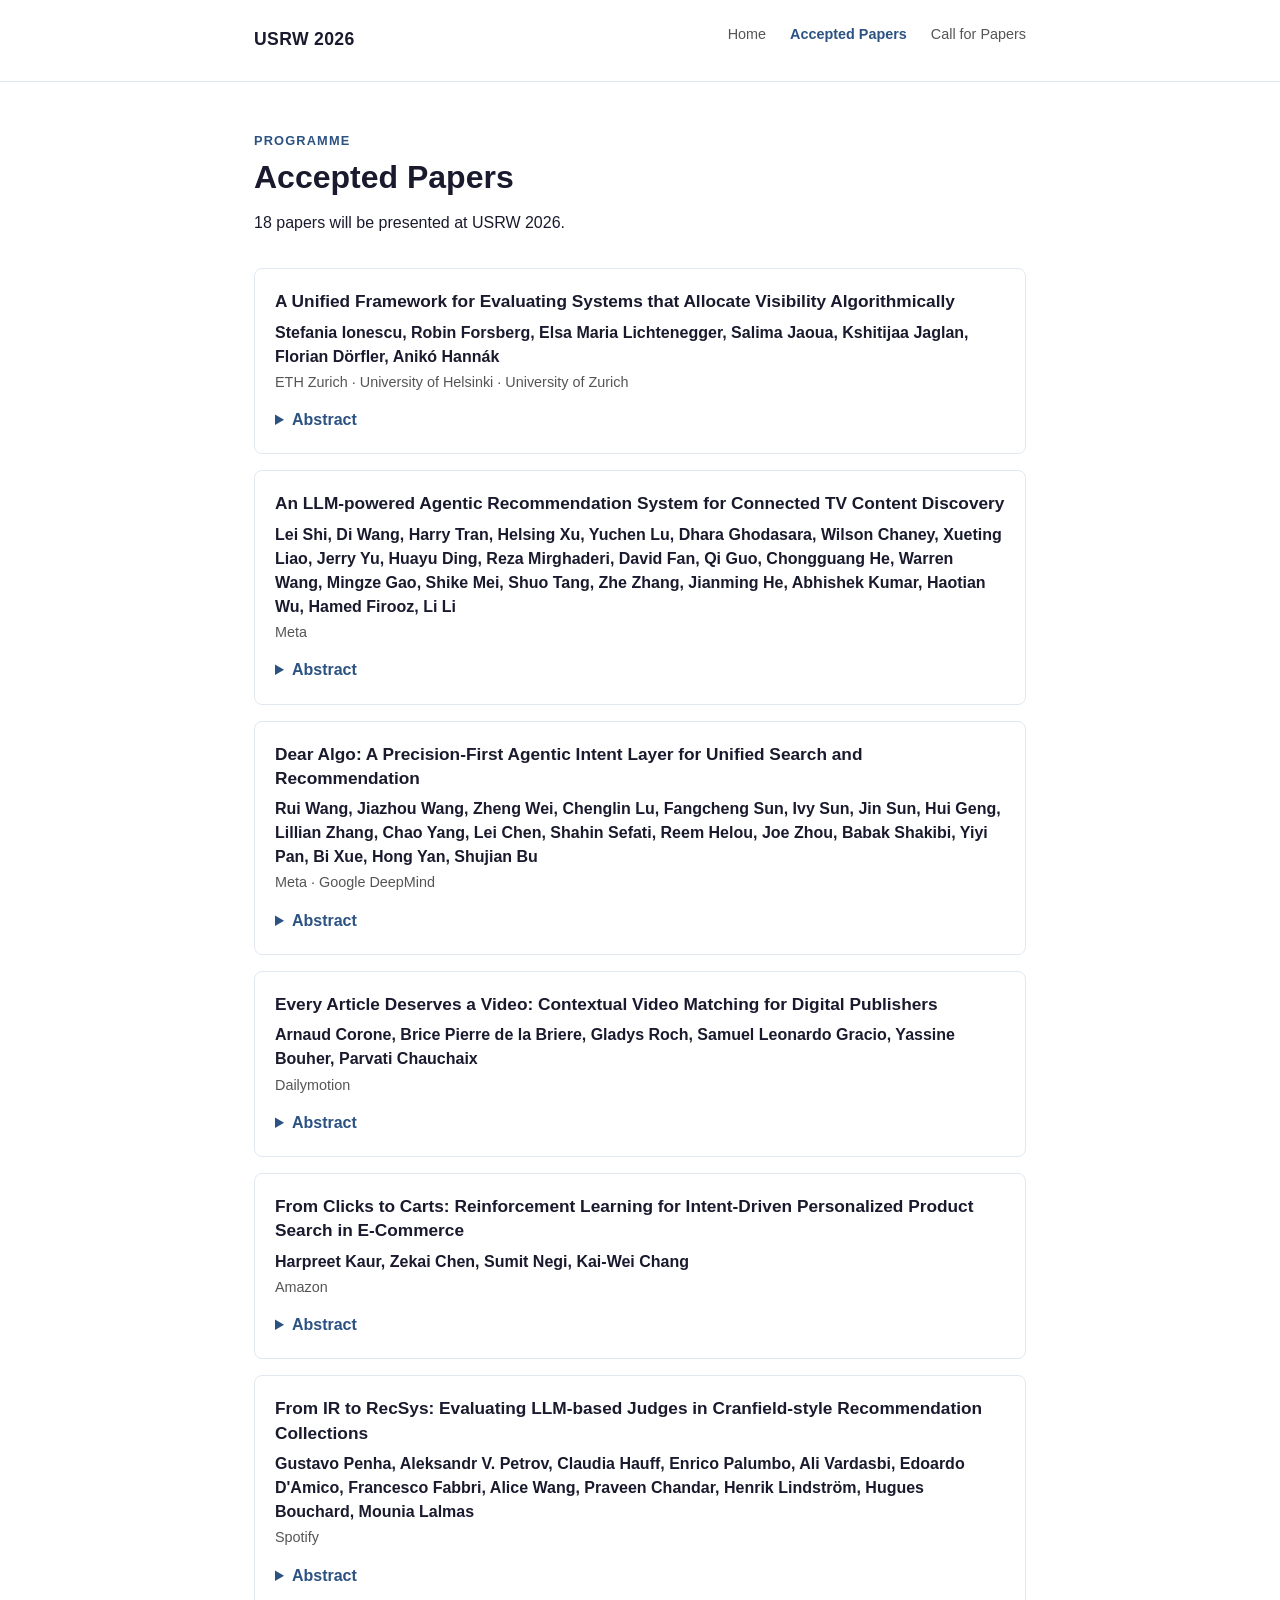
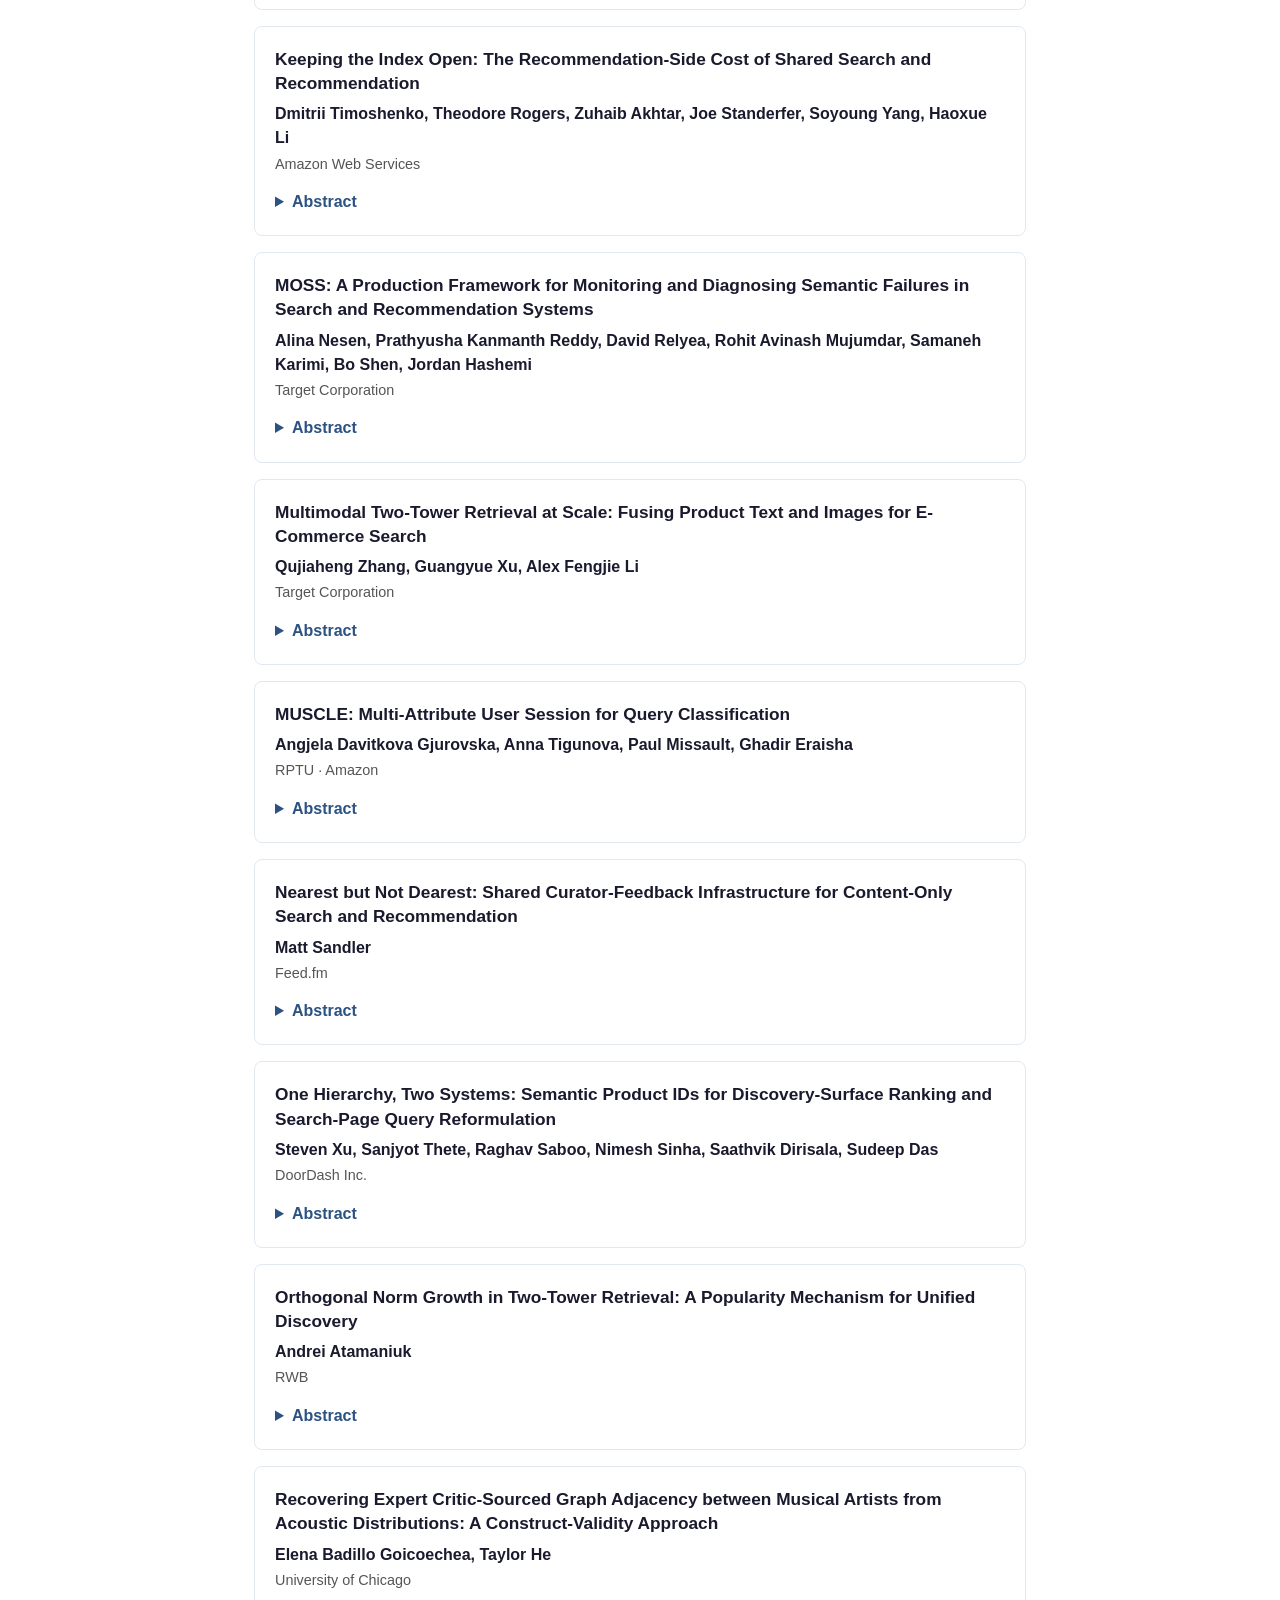
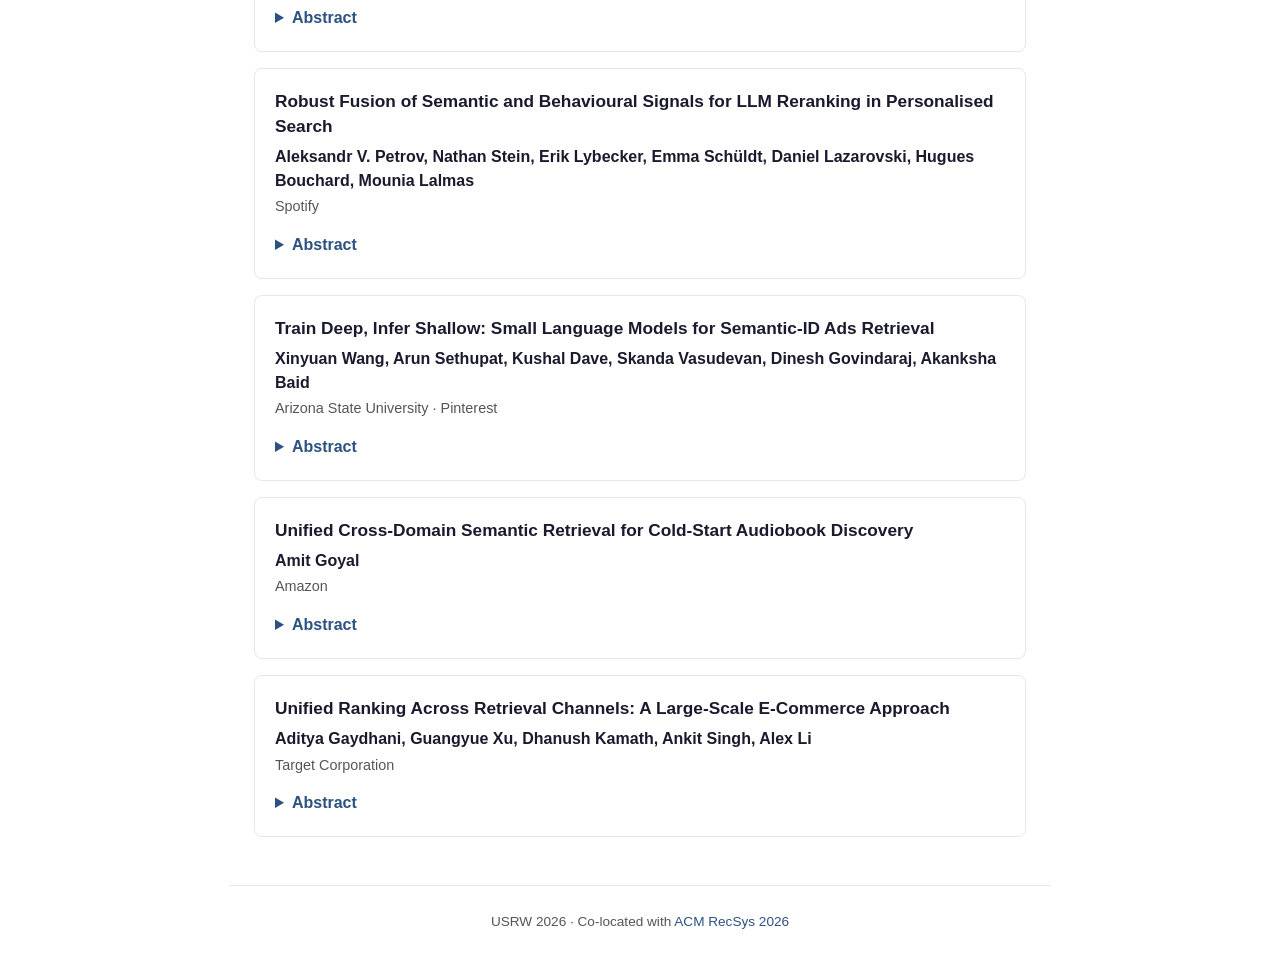
<file: 2026/accepted-papers.html>
<!DOCTYPE html>
<html lang="en">
<head>
  <meta charset="UTF-8">
  <meta name="viewport" content="width=device-width, initial-scale=1.0">
  <title>Accepted Papers — USRW 2026</title>
  <meta name="description" content="Accepted papers at the Unified Search and Recommendation Workshop at ACM RecSys 2026.">
  <link rel="stylesheet" href="style.css">
  <link rel="stylesheet" href="accepted-papers.css">
  <script src="accepted-papers-data.js"></script>
  <script src="accepted-papers.js"></script>
</head>
<body>
<header>
  <nav>
    <a href="index.html" class="logo">USRW 2026</a>
    <ul>
      <li><a href="index.html">Home</a></li>
      <li><a href="accepted-papers.html" aria-current="page">Accepted Papers</a></li>
      <li><a href="call-for-papers.html">Call for Papers</a></li>
    </ul>
  </nav>
</header>

<main class="subpage">
  <div class="page-intro">
    <p class="eyebrow">Programme</p>
    <h1>Accepted Papers</h1>
    <p><span data-paper-count>0</span> papers will be presented at USRW 2026.</p>
  </div>
  <div class="paper-list" data-render="accepted-papers"></div>
</main>

<footer>
  <p>USRW 2026 &middot; Co-located with <a href="https://recsys.acm.org/recsys26/">ACM RecSys 2026</a></p>
</footer>
</body>
</html>
</file>
<file: 2026/style.css>
/* === Reset & Base === */
*, *::before, *::after { box-sizing: border-box; margin: 0; padding: 0; }

:root {
  --color-bg: #ffffff;
  --color-text: #1a1a2e;
  --color-muted: #555;
  --color-accent: #2c5282;
  --color-accent-light: #ebf4ff;
  --color-border: #e2e8f0;
  --max-width: 820px;
}

body {
  font-family: -apple-system, BlinkMacSystemFont, "Segoe UI", Roboto, "Helvetica Neue", Arial, sans-serif;
  color: var(--color-text);
  background: var(--color-bg);
  line-height: 1.7;
  font-size: 16px;
}

a { color: var(--color-accent); text-decoration: none; }
a:hover { text-decoration: underline; }

/* === Navigation === */
header {
  position: sticky;
  top: 0;
  background: rgba(255,255,255,0.95);
  backdrop-filter: blur(8px);
  border-bottom: 1px solid var(--color-border);
  z-index: 100;
}

nav {
  max-width: var(--max-width);
  margin: 0 auto;
  padding: 0.75rem 1.5rem;
  display: flex;
  align-items: center;
  justify-content: space-between;
  flex-wrap: wrap;
  gap: 0.5rem;
}

.logo {
  font-weight: 700;
  font-size: 1.1rem;
  color: var(--color-text);
  letter-spacing: 0.02em;
}

nav ul {
  list-style: none;
  display: flex;
  gap: 1.5rem;
  flex-wrap: wrap;
}

nav ul a {
  font-size: 0.9rem;
  color: var(--color-muted);
  font-weight: 500;
}

nav ul a:hover { color: var(--color-accent); text-decoration: none; }

nav ul a[aria-current="page"] {
  color: var(--color-accent);
  font-weight: 700;
}

/* === Hero === */
#hero {
  max-width: var(--max-width);
  margin: 0 auto;
  padding: 4rem 1.5rem 3rem;
  text-align: center;
}

#hero h1 {
  font-size: 2rem;
  font-weight: 700;
  line-height: 1.3;
  margin-bottom: 0.5rem;
}

.subtitle {
  font-size: 1.15rem;
  color: var(--color-accent);
  font-weight: 600;
  margin-bottom: 1rem;
}

.meta {
  color: var(--color-muted);
  font-size: 0.95rem;
  line-height: 1.6;
}

/* === Sections === */
main {
  max-width: var(--max-width);
  margin: 0 auto;
  padding: 0 1.5rem 3rem;
}

.subpage { padding-top: 3rem; }

.page-intro { margin-bottom: 2rem; }

.page-intro h1 {
  font-size: 2rem;
  line-height: 1.25;
  margin-bottom: 0.75rem;
}

.eyebrow {
  color: var(--color-accent);
  font-size: 0.8rem;
  font-weight: 700;
  letter-spacing: 0.09em;
  margin-bottom: 0.35rem;
  text-transform: uppercase;
}

section { margin-bottom: 3rem; }

h2 {
  font-size: 1.4rem;
  font-weight: 700;
  margin-bottom: 1rem;
  padding-bottom: 0.4rem;
  border-bottom: 2px solid var(--color-accent);
}

h3 {
  font-size: 1.1rem;
  font-weight: 600;
  margin-top: 1.5rem;
  margin-bottom: 0.75rem;
}

p { margin-bottom: 0.75rem; }

ul {
  margin: 0.5rem 0 1rem 1.5rem;
}

li { margin-bottom: 0.35rem; }

/* === Dates table === */
table {
  width: 100%;
  border-collapse: collapse;
  margin-bottom: 0.75rem;
}

td {
  padding: 0.6rem 0.75rem;
  border-bottom: 1px solid var(--color-border);
}

td:first-child { color: var(--color-muted); }
td:last-child { text-align: right; }

.date-extended {
  background: var(--color-accent-light);
}

.date-extended td {
  border-bottom-color: #bee3f8;
}

.date-extended-badge {
  display: inline-block;
  margin-top: 0.2rem;
  padding: 0.1rem 0.45rem;
  border-radius: 999px;
  background: var(--color-accent);
  color: #fff;
  font-size: 0.72rem;
  font-weight: 700;
  letter-spacing: 0.02em;
  line-height: 1.5;
  text-transform: uppercase;
}

.date-previous {
  color: var(--color-muted);
  font-size: 0.9rem;
}

.note {
  font-size: 0.9rem;
  color: var(--color-muted);
  font-style: italic;
}

/* === Organizers === */
.organizer-grid {
  display: grid;
  grid-template-columns: repeat(auto-fill, minmax(220px, 1fr));
  gap: 1rem;
  margin-bottom: 0.5rem;
}

.organizer {
  background: var(--color-accent-light);
  padding: 1rem;
  border-radius: 6px;
  font-size: 0.95rem;
  line-height: 1.5;
}

ul.advisory {
  list-style: none;
  margin-left: 0;
}

ul.advisory li {
  padding: 0.3rem 0;
}

/* === CfP highlight box === */
.cfp-highlight {
  background: var(--color-accent-light);
  border-left: 4px solid var(--color-accent);
  padding: 1rem 1.25rem;
  margin: 1rem 0;
  border-radius: 0 6px 6px 0;
}

/* === Footer === */
footer {
  max-width: var(--max-width);
  margin: 0 auto;
  padding: 1.5rem;
  border-top: 1px solid var(--color-border);
  text-align: center;
  font-size: 0.85rem;
  color: var(--color-muted);
}

/* === Responsive === */
@media (max-width: 600px) {
  #hero h1 { font-size: 1.5rem; }
  .organizer-grid { grid-template-columns: 1fr; }
  nav ul { gap: 1rem; }
}
</file>
<file: 2026/accepted-papers.css>
.paper-list {
  display: grid;
  gap: 1rem;
}

.paper-card {
  border: 1px solid var(--color-border);
  border-radius: 8px;
  padding: 1.25rem;
}

.paper-card h2 {
  border: 0;
  font-size: 1.08rem;
  line-height: 1.4;
  margin-bottom: 0.45rem;
  padding: 0;
}

.paper-authors {
  font-weight: 600;
  line-height: 1.5;
  margin-bottom: 0.2rem;
}

.paper-affiliations {
  color: var(--color-muted);
  font-size: 0.9rem;
  line-height: 1.5;
}

.paper-actions {
  align-items: flex-start;
  display: flex;
  flex-wrap: wrap;
  gap: 0.75rem 1.25rem;
  margin-top: 0.8rem;
}

.paper-actions details { flex: 1 1 100%; }

.paper-actions summary {
  color: var(--color-accent);
  cursor: pointer;
  font-weight: 600;
  width: max-content;
}

.paper-actions details p {
  color: var(--color-muted);
  font-size: 0.92rem;
  margin: 0.65rem 0 0;
}
</file>
